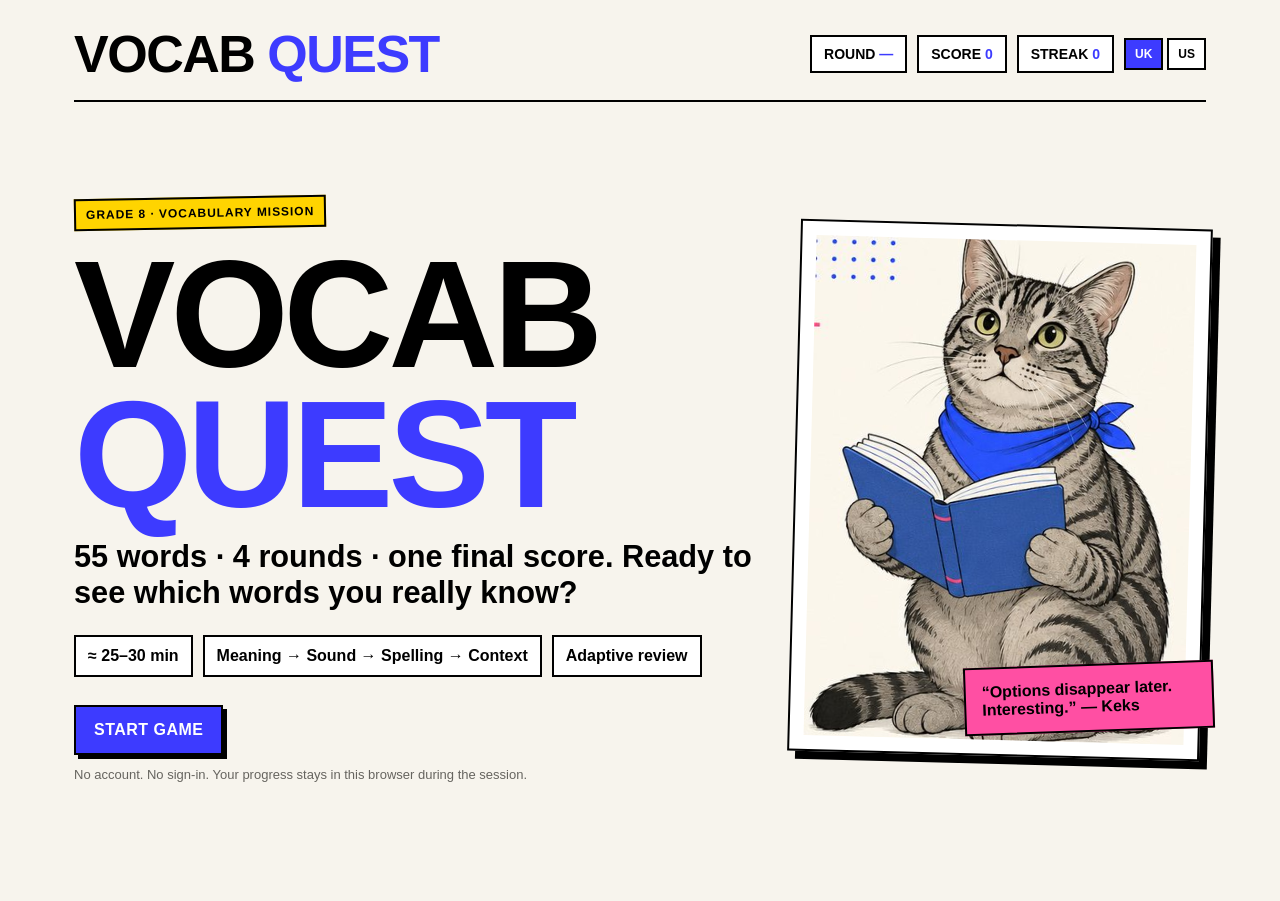
<file: index.html>
<!DOCTYPE html>
<html lang="en">
<head>
<meta charset="UTF-8">
<meta name="viewport" content="width=device-width, initial-scale=1.0">
<title>Vocab Quest · Grade 8</title>
<style>
:root{
  --paper:#F7F4ED; --white:#fff; --blue:#3D3BFF; --pink:#FF4FA3; --yellow:#FFD400;
  --ink:#000; --muted:#66645f; --line:#111; --good:#16784b; --bad:#b62d3f;
  --shadow:8px 8px 0 #000;
}
*{box-sizing:border-box}
html,body{margin:0;min-height:100%;background:var(--paper);color:var(--ink);font-family:Inter,Segoe UI,Arial,sans-serif}
body{min-height:100vh}
button,input{font:inherit}
button{cursor:pointer}
button:focus-visible,input:focus-visible{outline:4px solid var(--yellow);outline-offset:3px}
.hidden{display:none!important}
.shell{max-width:1180px;margin:0 auto;padding:24px}
.topbar{display:flex;align-items:center;justify-content:space-between;gap:18px;border-bottom:2px solid #000;padding-bottom:16px}
.brand{font-family:"Arial Narrow","Roboto Condensed",Impact,sans-serif;font-stretch:condensed;font-weight:900;font-size:clamp(30px,5vw,52px);letter-spacing:-1.5px}
.brand span{color:var(--blue)}
.topstats{display:flex;gap:10px;flex-wrap:wrap;justify-content:flex-end}
.stat{border:2px solid #000;background:#fff;padding:9px 12px;font-weight:800;font-size:14px}
.stat b{color:var(--blue)}
.screen{min-height:calc(100vh - 125px);display:flex;align-items:center;padding:34px 0}
.hero{display:grid;grid-template-columns:minmax(0,1.25fr) minmax(260px,.75fr);gap:34px;align-items:center;width:100%}
.kicker{display:inline-block;background:var(--yellow);border:2px solid #000;padding:7px 10px;font-weight:900;text-transform:uppercase;letter-spacing:.08em;font-size:12px;transform:rotate(-1deg)}
h1,h2,h3{font-family:"Arial Narrow","Roboto Condensed",Impact,sans-serif;margin:0;line-height:.92;text-transform:uppercase}
.hero h1{font-size:clamp(72px,12vw,152px);letter-spacing:-5px;margin:16px 0 14px}
.hero h1 .blue{color:var(--blue)}
.hero p.lead{font-size:clamp(20px,2.4vw,31px);font-weight:750;max-width:760px;margin:0 0 24px}
.meta-row{display:flex;gap:10px;flex-wrap:wrap;margin:20px 0 28px}
.meta-chip{border:2px solid #000;background:#fff;padding:10px 12px;font-weight:800}
.btn{border:2px solid #000;background:#fff;color:#000;padding:14px 18px;font-weight:900;text-transform:uppercase;letter-spacing:.03em;box-shadow:4px 4px 0 #000;transition:transform .12s,box-shadow .12s}
.btn:hover{transform:translate(-1px,-1px);box-shadow:6px 6px 0 #000}
.btn:active{transform:translate(3px,3px);box-shadow:1px 1px 0 #000}
.btn.primary{background:var(--blue);color:white}
.btn.pink{background:var(--pink)}
.btn.yellow{background:var(--yellow)}
.btn.dark{background:#000;color:#fff}
.btn.small{padding:10px 12px;font-size:13px}
.btn.ghost{box-shadow:none}
.hero-visual{position:relative}
.keks-card{border:2px solid #000;background:#fff;padding:14px;box-shadow:var(--shadow);transform:rotate(1.5deg)}
.keks-card img{display:block;width:100%;height:auto;max-height:500px;object-fit:cover;object-position:center}
.keks-quote{position:absolute;right:-8px;bottom:24px;max-width:250px;background:var(--pink);border:2px solid #000;padding:14px 16px;font-weight:900;transform:rotate(-2deg)}
.mini-note{font-size:13px;color:var(--muted);margin-top:12px}
.game-wrap{width:100%}
.progress-head{display:flex;align-items:end;justify-content:space-between;gap:14px;margin-bottom:12px}
.round-title{font-size:clamp(34px,5vw,64px);letter-spacing:-1.5px}
.round-sub{font-size:13px;font-weight:850;text-transform:uppercase;letter-spacing:.08em;color:var(--muted);margin-bottom:4px}
.progress-meta{text-align:right;font-weight:900}
.progress-track{height:14px;border:2px solid #000;background:#fff;overflow:hidden;margin-bottom:24px}
.progress-fill{height:100%;width:0;background:var(--blue);transition:width .25s ease}
.card{border:2px solid #000;background:#fff;padding:clamp(22px,4vw,48px);box-shadow:var(--shadow);position:relative;overflow:hidden}
.card:before{content:"";position:absolute;width:130px;height:18px;background:var(--yellow);right:-28px;top:24px;transform:rotate(8deg);border:2px solid #000}
.task-label{font-size:12px;font-weight:950;text-transform:uppercase;letter-spacing:.12em;color:var(--blue);margin-bottom:12px}
.prompt{font-family:"Arial Narrow","Roboto Condensed",Impact,sans-serif;font-size:clamp(34px,6vw,70px);font-weight:900;line-height:1.02;max-width:930px;margin:0 0 10px}
.instruction{font-size:16px;color:var(--muted);font-weight:700;margin-bottom:24px;max-width:820px}
.options{display:grid;grid-template-columns:repeat(2,minmax(0,1fr));gap:12px}
.option{min-height:70px;border:2px solid #000;background:var(--paper);text-align:left;padding:15px 16px;font-weight:850;transition:.12s}
.option:hover:not(:disabled){background:var(--yellow);transform:translateY(-2px)}
.option:disabled{cursor:default;opacity:1}
.option.correct{background:#dff6ea;border-color:var(--good)}
.option.wrong{background:#fde2e7;border-color:var(--bad)}
.type-row{display:flex;gap:10px;align-items:stretch;flex-wrap:wrap}
.answer-input{flex:1 1 420px;min-height:62px;border:2px solid #000;padding:13px 16px;font-size:22px;font-weight:800;background:#fff}
.utility-row{display:flex;gap:10px;flex-wrap:wrap;margin-top:18px}
.feedback{margin-top:22px;border-left:8px solid #000;background:var(--paper);padding:15px 18px;font-weight:800;line-height:1.45}
.feedback.good{border-color:var(--good)}
.feedback.bad{border-color:var(--bad)}
.feedback strong{font-size:18px}
.hintbox{margin-top:14px;background:var(--yellow);border:2px solid #000;padding:12px 14px;font-weight:800}
.audio-zone{display:flex;align-items:center;gap:14px;flex-wrap:wrap;margin:10px 0 24px}
.audio-orb{width:74px;height:74px;border-radius:50%;border:2px solid #000;background:var(--pink);font-size:30px;box-shadow:4px 4px 0 #000}
.listen-count{font-weight:850}
.tokens{display:flex;gap:10px;flex-wrap:wrap;margin:18px 0}
.token{border:2px solid #000;background:var(--yellow);padding:10px 14px;font-weight:900}
.token.selected{background:var(--blue);color:white}
.build-zone{min-height:58px;border:2px dashed #000;padding:12px;display:flex;gap:8px;flex-wrap:wrap;align-items:center;font-weight:900}
.transition{width:100%;display:grid;grid-template-columns:1fr 290px;gap:28px;align-items:center}
.transition h2{font-size:clamp(55px,9vw,112px);letter-spacing:-3px;margin-bottom:18px}
.score-big{font-family:"Arial Narrow","Roboto Condensed",Impact,sans-serif;font-size:clamp(64px,11vw,130px);line-height:.9;color:var(--blue)}
.round-grid{display:grid;grid-template-columns:repeat(3,1fr);gap:10px;margin:20px 0 24px}
.metric{border:2px solid #000;background:#fff;padding:14px}
.metric .num{font-size:30px;font-weight:950}
.metric .lab{font-size:12px;text-transform:uppercase;letter-spacing:.08em;font-weight:850;color:var(--muted)}
.small-keks{border:2px solid #000;background:#fff;padding:10px;box-shadow:6px 6px 0 #000}
.small-keks img{width:100%;display:block}
.final{width:100%}
.final-head{display:grid;grid-template-columns:1.2fr .8fr;gap:30px;align-items:start}
.final h2{font-size:clamp(58px,9vw,112px);letter-spacing:-3px}
.final-score{font-family:"Arial Narrow","Roboto Condensed",Impact,sans-serif;font-size:clamp(84px,14vw,166px);line-height:.8;color:var(--blue);margin:20px 0}
.zones{display:grid;grid-template-columns:repeat(3,1fr);gap:14px;margin:28px 0}
.zone{border:2px solid #000;background:#fff;padding:18px}
.zone h3{font-size:28px;margin-bottom:8px}
.zone.solid h3{color:var(--good)}
.zone.almost h3{color:#a56500}
.zone.review h3{color:var(--bad)}
.word-tags{display:flex;flex-wrap:wrap;gap:7px}
.word-tag{border:1.5px solid #000;padding:6px 8px;font-weight:800;font-size:13px;background:var(--paper)}
.actions{display:flex;gap:10px;flex-wrap:wrap}
.modal{position:fixed;inset:0;background:rgba(0,0,0,.5);display:flex;align-items:center;justify-content:center;padding:20px;z-index:50}
.modal-box{background:var(--paper);border:2px solid #000;box-shadow:10px 10px 0 #000;max-width:900px;width:100%;max-height:84vh;overflow:auto;padding:24px}
.modal-head{display:flex;align-items:center;justify-content:space-between;gap:12px;margin-bottom:16px}
.modal h2{font-size:44px}
.mistake-item{border-top:2px solid #000;padding:14px 0}
.mistake-item:first-of-type{border-top:0}
.muted{color:var(--muted)}
.speech-note{font-size:13px;color:var(--muted);max-width:660px}
.micro-status{font-weight:800;margin-top:10px}
.boss{display:inline-block;background:#000;color:#fff;padding:8px 10px;font-weight:950;letter-spacing:.08em;margin-bottom:12px}
.voice-toggle{display:flex;gap:4px;align-items:center}
.voice-toggle button{border:2px solid #000;background:#fff;padding:7px 9px;font-size:12px;font-weight:900}
.voice-toggle button.active{background:var(--blue);color:#fff}
.footer-note{margin-top:20px;font-size:12px;color:var(--muted)}
@media(max-width:820px){
  .hero,.final-head,.transition{grid-template-columns:1fr}
  .hero-visual{max-width:480px}
  .keks-quote{right:8px}
  .options,.zones,.round-grid{grid-template-columns:1fr}
  .topbar{align-items:flex-start}
  .stat{font-size:12px}
  .screen{padding-top:24px}
  .card{box-shadow:5px 5px 0 #000}
}
@media(max-width:560px){
  .shell{padding:14px}
  .topstats{gap:6px}
  .stat{padding:7px 8px}
  .brand{font-size:30px}
  .hero h1{font-size:72px;letter-spacing:-3px}
  .prompt{font-size:38px}
  .btn{width:100%;text-align:center}
  .utility-row .btn{width:auto}
}
@media(prefers-reduced-motion:reduce){
  *{scroll-behavior:auto!important;transition:none!important;animation:none!important}
}
</style>
</head>
<body>
<div class="shell">
  <header class="topbar">
    <div class="brand">VOCAB <span>QUEST</span></div>
    <div class="topstats">
      <div class="stat">ROUND <b id="hudRound">—</b></div>
      <div class="stat">SCORE <b id="hudScore">0</b></div>
      <div class="stat">STREAK <b id="hudStreak">0</b></div>
      <div class="voice-toggle" aria-label="Voice accent">
        <button id="ukBtn" class="active" type="button">UK</button>
        <button id="usBtn" type="button">US</button>
      </div>
    </div>
  </header>

  <main id="app">
    <section id="startScreen" class="screen">
      <div class="hero">
        <div>
          <div class="kicker">Grade 8 · Vocabulary mission</div>
          <h1>VOCAB<br><span class="blue">QUEST</span></h1>
          <p class="lead">55 words · 4 rounds · one final score. Ready to see which words you really know?</p>
          <div class="meta-row">
            <div class="meta-chip">≈ 25–30 min</div>
            <div class="meta-chip">Meaning → Sound → Spelling → Context</div>
            <div class="meta-chip">Adaptive review</div>
          </div>
          <button id="startBtn" class="btn primary">Start game</button>
          <div class="mini-note">No account. No sign-in. Your progress stays in this browser during the session.</div>
        </div>
        <div class="hero-visual">
          <div class="keks-card">
            <img alt="Keks, the project mascot, reading a book" src="[data-uri]">
          </div>
          <div class="keks-quote">“Options disappear later. Interesting.” — Keks</div>
        </div>
      </div>
    </section>

    <section id="gameScreen" class="screen hidden">
      <div class="game-wrap">
        <div class="progress-head">
          <div>
            <div id="roundSub" class="round-sub"></div>
            <h2 id="roundTitle" class="round-title"></h2>
          </div>
          <div id="questionMeta" class="progress-meta"></div>
        </div>
        <div class="progress-track" aria-label="Round progress">
          <div id="progressFill" class="progress-fill"></div>
        </div>
        <div id="taskCard" class="card"></div>
      </div>
    </section>

    <section id="transitionScreen" class="screen hidden">
      <div class="transition">
        <div>
          <div class="kicker" id="transitionKicker">Round complete</div>
          <h2 id="transitionTitle">ROUND COMPLETE</h2>
          <div class="round-grid">
            <div class="metric"><div id="roundCorrect" class="num">0/0</div><div class="lab">Correct</div></div>
            <div class="metric"><div id="roundBestStreak" class="num">0</div><div class="lab">Best streak</div></div>
            <div class="metric"><div id="roundReviewCount" class="num">0</div><div class="lab">Words in review</div></div>
          </div>
          <p id="transitionQuote" class="lead" style="font-size:22px;font-weight:850"></p>
          <button id="continueBtn" class="btn primary">Continue</button>
        </div>
        <div class="small-keks">
          <img alt="Keks, the project mascot" src="[data-uri]">
        </div>
      </div>
    </section>

    <section id="finalScreen" class="screen hidden">
      <div class="final">
        <div class="final-head">
          <div>
            <div class="kicker">Mission complete</div>
            <h2>FINAL<br>RESULT</h2>
            <div id="finalScore" class="final-score">0/100</div>
          </div>
          <div>
            <div class="small-keks">
              <img alt="Keks, the project mascot" src="[data-uri]">
            </div>
            <p style="font-size:19px;font-weight:850;margin-top:16px">“Context matters. So do the words you missed.” — Keks</p>
          </div>
        </div>

        <div class="round-grid">
          <div class="metric"><div id="accuracyMetric" class="num">0%</div><div class="lab">Accuracy</div></div>
          <div class="metric"><div id="bestStreakMetric" class="num">0</div><div class="lab">Best streak</div></div>
          <div class="metric"><div id="masteredMetric" class="num">0/55</div><div class="lab">Solid words</div></div>
        </div>

        <div class="zones">
          <div class="zone solid"><h3>SOLID</h3><p class="muted">Correct with no mistakes or hints.</p><div id="solidWords" class="word-tags"></div></div>
          <div class="zone almost"><h3>ALMOST THERE</h3><p class="muted">One error or a hint used.</p><div id="almostWords" class="word-tags"></div></div>
          <div class="zone review"><h3>REVIEW</h3><p class="muted">Two or more errors.</p><div id="reviewWords" class="word-tags"></div></div>
        </div>

        <div class="actions">
          <button id="mistakesBtn" class="btn pink">Review my mistakes</button>
          <button id="retryBtn" class="btn yellow">Retry weak words</button>
          <button id="restartBtn" class="btn primary">Play again</button>
        </div>
        <div id="bestScoreNote" class="footer-note"></div>
      </div>
    </section>
  </main>
</div>

<div id="mistakeModal" class="modal hidden" role="dialog" aria-modal="true" aria-labelledby="mistakeTitle">
  <div class="modal-box">
    <div class="modal-head">
      <h2 id="mistakeTitle">MY MISTAKES</h2>
      <button id="closeModal" class="btn small dark" type="button">Close</button>
    </div>
    <div id="mistakeList"></div>
  </div>
</div>

<script>
"use strict";
const VOCAB = [{"e": "worth", "r": "стоящий; заслуживающий", "cat": "Core", "def": "good or important enough to deserve time, money or effort", "ctx": "The documentary is definitely ___ watching if you are interested in climate change.", "alt": []}, {"e": "ruin", "r": "разрушать", "cat": "Core", "def": "to damage something badly or spoil it", "ctx": "One careless decision can ___ the whole plan.", "alt": []}, {"e": "responsible", "r": "ответственный", "cat": "Core", "def": "having a duty to deal with something", "ctx": "Maya is ___ for checking that all the equipment is safe.", "alt": []}, {"e": "be in charge of", "r": "отвечать за; руководить", "cat": "Core", "def": "to have control or responsibility for something", "ctx": "Who will ___ the project while the teacher is away?", "alt": ["be in charge of"]}, {"e": "inflexible", "r": "негибкий; непреклонный", "cat": "Core", "def": "not willing or able to change", "ctx": "The timetable is too ___, so we cannot move the meeting to another day.", "alt": []}, {"e": "white-water rafting", "r": "рафтинг; сплав по бурной реке", "cat": "Extreme activities", "def": "travelling down fast, rough river water in an inflatable boat", "ctx": "They wore helmets and life jackets before going ___.", "alt": ["white water rafting"]}, {"e": "street luge", "r": "уличный льюж; скоростной спуск на санях", "cat": "Extreme activities", "def": "racing downhill on a small wheeled board while lying down", "ctx": "In ___, riders lie on a small board and race downhill at high speed.", "alt": []}, {"e": "audience", "r": "аудитория; зрители", "cat": "Film & theatre", "def": "people watching or listening to a performance, film, show or speech", "ctx": "The ___ became completely silent when the singer walked onto the stage.", "alt": []}, {"e": "cast", "r": "актёрский состав", "cat": "Film & theatre", "def": "all the actors in a film, play or show", "ctx": "The film has a brilliant ___, including several award-winning actors.", "alt": []}, {"e": "scene", "r": "сцена; эпизод", "cat": "Film & theatre", "def": "a part of a film, play or story happening in one place or time", "ctx": "My favourite ___ is the one where the two characters finally meet.", "alt": []}, {"e": "plot", "r": "сюжет", "cat": "Film & theatre", "def": "the main events that make up the story of a film, book or play", "ctx": "The actors were excellent, but the ___ was so confusing that I lost track of the story.", "alt": []}, {"e": "scenery", "r": "декорации; пейзаж", "cat": "Film & theatre", "def": "the natural view around a place, or the painted/set background used on stage", "ctx": "We stopped several times just to take photos of the mountain ___.", "alt": []}, {"e": "props", "r": "реквизит", "cat": "Film & theatre", "def": "objects used by actors during a performance or filming", "ctx": "The swords on the table are only ___ for the school play.", "alt": []}, {"e": "spectators", "r": "зрители", "cat": "Film & theatre", "def": "people who watch a sports event or other public event", "ctx": "Thousands of ___ watched the race from behind the barriers.", "alt": []}, {"e": "unpredictable", "r": "непредсказуемый", "cat": "Weather", "def": "likely to change suddenly and difficult to know in advance", "ctx": "Mountain weather can be extremely ___, so take warm clothes even in summer.", "alt": []}, {"e": "forecast", "r": "прогноз", "cat": "Weather", "def": "a statement about what the weather is expected to be like", "ctx": "According to the weather ___, it should stop raining by lunchtime.", "alt": []}, {"e": "safety", "r": "безопасность", "cat": "Core", "def": "the condition of being protected from danger or injury", "ctx": "For ___ reasons, everyone must wear a helmet during the activity.", "alt": []}, {"e": "move", "r": "двигаться", "cat": "Core", "def": "to change position or go from one place to another", "ctx": "Do not ___ your ankle until we know how badly it is hurt.", "alt": []}, {"e": "air movement", "r": "движение воздуха", "cat": "Weather", "def": "the movement of air from one place to another", "ctx": "Wind is caused by ___ in the atmosphere.", "alt": []}, {"e": "breeze", "r": "лёгкий ветер; ветерок", "cat": "Weather", "def": "a light, gentle wind", "ctx": "A cool ___ from the sea made the hot afternoon more comfortable.", "alt": []}, {"e": "gale", "r": "сильный ветер; штормовой ветер", "cat": "Weather", "def": "a very strong wind", "ctx": "The ferry was cancelled because a ___ was blowing along the coast.", "alt": []}, {"e": "wind", "r": "ветер", "cat": "Weather", "def": "moving air, especially outside", "ctx": "The ___ was strong enough to turn my umbrella inside out.", "alt": []}, {"e": "drizzle", "r": "морось; мелкий дождь", "cat": "Weather", "def": "very light rain made of tiny drops", "ctx": "It was only ___, so we decided not to take an umbrella.", "alt": []}, {"e": "downpour", "r": "ливень", "cat": "Weather", "def": "a sudden period of very heavy rain", "ctx": "We were caught in a huge ___ and were soaked within two minutes.", "alt": []}, {"e": "winter weather", "r": "зимняя погода", "cat": "Weather", "def": "weather conditions typical of winter", "ctx": "Drivers were warned to expect dangerous ___ overnight.", "alt": []}, {"e": "sleet", "r": "мокрый снег; дождь со снегом", "cat": "Weather", "def": "rain mixed with snow or small pieces of ice", "ctx": "The rain turned to ___ as the temperature dropped towards zero.", "alt": []}, {"e": "blizzard", "r": "метель; снежная буря", "cat": "Weather", "def": "a severe snowstorm with strong winds", "ctx": "Schools were closed because a ___ made the roads almost impossible to use.", "alt": []}, {"e": "chilly", "r": "прохладный; холодноватый", "cat": "Weather", "def": "unpleasantly cool or a little cold", "ctx": "It is a bit ___ this evening, so take a light jacket.", "alt": []}, {"e": "freezing", "r": "очень холодный; морозный", "cat": "Weather", "def": "extremely cold", "ctx": "It was absolutely ___ outside, and the lake had started to ice over.", "alt": []}, {"e": "ankle", "r": "лодыжка; щиколотка", "cat": "Health & injuries", "def": "the joint connecting the foot to the leg", "ctx": "I landed badly after the jump and hurt my ___.", "alt": []}, {"e": "sprain", "r": "растяжение связок", "cat": "Health & injuries", "def": "an injury caused by twisting a joint and damaging its ligaments", "ctx": "The doctor said it was an ankle ___, not a broken bone.", "alt": []}, {"e": "swelling", "r": "отёк; припухлость", "cat": "Health & injuries", "def": "an area that becomes larger because of injury or illness", "ctx": "Put some ice on the injury to help reduce the ___.", "alt": []}, {"e": "rash", "r": "сыпь", "cat": "Health & injuries", "def": "an area of red or irritated spots on the skin", "ctx": "She developed a red ___ on her arms after using the new cream.", "alt": []}, {"e": "splinter", "r": "заноза", "cat": "Health & injuries", "def": "a small sharp piece of wood or similar material stuck in the skin", "ctx": "I got a ___ in my thumb from the old wooden bench.", "alt": []}, {"e": "numb", "r": "онемевший; нечувствительный", "cat": "Health & injuries", "def": "unable to feel something normally", "ctx": "My fingers went ___ after I had been outside in the cold for an hour.", "alt": []}, {"e": "knee", "r": "колено", "cat": "Health & injuries", "def": "the joint in the middle of the leg", "ctx": "He fell off his bike and cut his ___.", "alt": []}, {"e": "get an upset stomach", "r": "получить расстройство желудка; почувствовать расстройство желудка", "cat": "Health & injuries", "def": "to develop pain, nausea or digestive problems in the stomach", "ctx": "You might ___ if you eat food that has not been stored properly.", "alt": []}, {"e": "strain", "r": "растяжение мышцы; перенапряжение", "cat": "Health & injuries", "def": "an injury caused by stretching or using a muscle or tendon too much", "ctx": "The pain was caused by a muscle ___ in his shoulder.", "alt": []}, {"e": "loss", "r": "потеря", "cat": "Health & injuries", "def": "the state of no longer having something", "ctx": "Temporary hearing ___ can sometimes happen after a very loud concert.", "alt": []}, {"e": "thumb", "r": "большой палец руки", "cat": "Health & injuries", "def": "the short thick first digit of the hand", "ctx": "She cut her ___ while opening the package.", "alt": []}, {"e": "infection", "r": "инфекция", "cat": "Health & injuries", "def": "an illness caused when harmful microorganisms enter the body", "ctx": "The cut became red and painful, which can be a sign of ___.", "alt": []}, {"e": "shoulder", "r": "плечо", "cat": "Health & injuries", "def": "the part of the body where the arm joins the upper body", "ctx": "My backpack was so heavy that my ___ started to ache.", "alt": []}, {"e": "upset", "r": "расстройство; нарушение", "cat": "Health & injuries", "def": "a problem or disturbance, especially involving the stomach", "ctx": "A stomach ___ can sometimes be caused by something you ate.", "alt": []}, {"e": "immune", "r": "иммунный", "cat": "Health & injuries", "def": "connected with the body's defence against disease", "ctx": "Sleep is important for a healthy ___ system.", "alt": []}, {"e": "insomnia", "r": "бессонница", "cat": "Health & injuries", "def": "a condition in which a person has difficulty sleeping", "ctx": "Long-term ___ can leave a person tired and unable to concentrate.", "alt": []}, {"e": "watery", "r": "водянистый; слезящийся", "cat": "Health & injuries", "def": "full of water or producing a lot of tears", "ctx": "Pollen can make your eyes itchy and ___.", "alt": []}, {"e": "sickness", "r": "болезнь; недомогание", "cat": "Health & injuries", "def": "the state of being ill; sometimes nausea", "ctx": "Travel ___ can make some people feel ill on boats or buses.", "alt": []}, {"e": "global", "r": "глобальный; мировой", "cat": "Environment", "def": "relating to the whole world", "ctx": "Climate change is a ___ problem that requires international action.", "alt": []}, {"e": "fossil", "r": "ископаемый; окаменелость", "cat": "Environment", "def": "preserved remains of ancient life; also used in the phrase fossil fuels", "ctx": "Coal, oil and gas are known as ___ fuels.", "alt": []}, {"e": "greenhouse", "r": "тепличный; теплица", "cat": "Environment", "def": "connected with gases that trap heat in the atmosphere; also a glass building for plants", "ctx": "Carbon dioxide is one of the main ___ gases.", "alt": []}, {"e": "lose", "r": "терять; утрачивать", "cat": "Environment", "def": "to stop having something", "ctx": "Some animals may ___ their natural habitat as temperatures rise.", "alt": []}, {"e": "caps", "r": "шапки; ледяные шапки", "cat": "Environment", "def": "coverings; in climate topics, usually the polar ice caps", "ctx": "Scientists are monitoring how quickly the polar ice ___ are changing.", "alt": []}, {"e": "threat", "r": "угроза", "cat": "Environment", "def": "something that may cause harm or danger", "ctx": "Habitat destruction is a serious ___ to many species.", "alt": []}, {"e": "temperature", "r": "температура", "cat": "Environment", "def": "a measure of how hot or cold something is", "ctx": "The average global ___ has risen over time.", "alt": []}, {"e": "extinct", "r": "вымерший; исчезнувший", "cat": "Environment", "def": "having no living members left", "ctx": "A species becomes ___ when its last living member dies.", "alt": []}];
const ROUND_WORDS = {"1": ["worth", "ruin", "move", "wind", "rash", "loss", "thumb", "upset", "sickness", "global", "fossil", "lose", "caps", "threat", "temperature"], "2": ["responsible", "street luge", "sleet", "blizzard", "ankle", "sprain", "numb", "knee", "strain", "shoulder", "immune", "insomnia", "watery", "extinct"], "3": ["inflexible", "unpredictable", "forecast", "safety", "air movement", "winter weather", "white-water rafting", "be in charge of", "get an upset stomach", "swelling", "splinter", "infection", "greenhouse"], "4": ["audience", "spectators", "scene", "scenery", "cast", "props", "plot", "breeze", "gale", "chilly", "drizzle", "downpour", "freezing"]};

const byWord = Object.fromEntries(VOCAB.map(v => [v.e, v]));
const roundInfo = {
  1:{title:"QUICK RECALL", sub:"Round 1 / 4 · Recognise", max:20, quote:"“Warm-up done. Now listen.”"},
  2:{title:"SOUND CHECK", sub:"Round 2 / 4 · Hear", max:25, quote:"“You heard it. Now spell it.”"},
  3:{title:"SPELLING LAB", sub:"Round 3 / 4 · Recall + spell", max:25, quote:"“Options are gone now.”"},
  4:{title:"FINAL MISSION", sub:"Round 4 / 4 · Understand + use", max:30, quote:"“Context matters.”"}
};

const $ = id => document.getElementById(id);
const screens = ["startScreen","gameScreen","transitionScreen","finalScreen"];
function showScreen(id){
  screens.forEach(s => $(s).classList.toggle("hidden", s !== id));
  window.scrollTo({top:0, behavior:"smooth"});
}
function shuffle(a){
  const x=[...a];
  for(let i=x.length-1;i>0;i--){const j=Math.floor(Math.random()*(i+1));[x[i],x[j]]=[x[j],x[i]];}
  return x;
}
function norm(s){
  return (s||"").toLowerCase().trim().replace(/[–—]/g,"-").replace(/\s+/g," ").replace(/white[\s-]+water/g,"white-water");
}
function esc(s){
  return String(s).replace(/[&<>"']/g, m => ({"&":"&amp;","<":"&lt;",">":"&gt;",'"':"&quot;","'":"&#039;"}[m]));
}
function displayRussian(v){ return v.r; }
function accepted(v, answer){
  const n=norm(answer);
  return [v.e, ...(v.alt||[])].map(norm).includes(n);
}

let state = {};
function freshState(){
  const stats={};
  VOCAB.forEach(v => stats[v.e]={errors:0,hints:0,correct:0,reviews:0,recovered:false});
  state = {
    round:1, coreIndex:0, coreQueues:{}, current:null, currentIsReview:false,
    baseScore:0, correctCore:0, totalCore:0, streak:0, bestStreak:0, bonus:0,
    roundCorrect:0, roundTotal:0, roundBestStreak:0, mistakes:[],
    mistakeQueue:[], interaction:0, stats, hintUsed:false, answered:false,
    voice:"en-GB", retryMode:false, retryQueue:[], retryIndex:0
  };
  buildQueues();
  updateHud();
}
function buildQueues(){
  state.coreQueues[1] = shuffle(ROUND_WORDS[1]).map((w,i)=>({word:w,type:i%3===0?"en2ru":i%3===1?"ru2en":"odd"}));
  state.coreQueues[2] = shuffle(ROUND_WORDS[2]).map((w,i)=>({word:w,type:i%3===0?"audioChoice":i%3===1?"audioType":"sayChoice"}));
  const phrases = new Set(["air movement","winter weather","white-water rafting","be in charge of","get an upset stomach"]);
  state.coreQueues[3] = shuffle(ROUND_WORDS[3]).map((w,i)=>{
    if(phrases.has(w)) return {word:w,type:"build"};
    return {word:w,type:i%3===0?"missing":"translateType"};
  });
  const r4Base = shuffle(ROUND_WORDS[4].filter(w=>!["drizzle","downpour","freezing"].includes(w)));
  const r4 = r4Base.map((w,i)=>({word:w,type:i<3?"distinction":i<5?"errorDetective":"context"}));
  r4.push({word:"drizzle",type:"boss"},{word:"downpour",type:"boss"},{word:"freezing",type:"boss"});
  state.coreQueues[4]=r4;
}

function updateHud(){
  $("hudRound").textContent = state.round ? state.round + "/4" : "—";
  $("hudScore").textContent = Math.max(0,Math.round(state.baseScore));
  $("hudStreak").textContent = state.streak;
}
function roundWeight(round){
  return roundInfo[round].max / state.coreQueues[round].length;
}
function speak(text){
  if(!("speechSynthesis" in window)) return false;
  window.speechSynthesis.cancel();
  const u=new SpeechSynthesisUtterance(text);
  u.lang=state.voice;
  const voices=window.speechSynthesis.getVoices();
  const pref=voices.find(v=>v.lang===state.voice) || voices.find(v=>v.lang.startsWith(state.voice.slice(0,2)));
  if(pref) u.voice=pref;
  u.rate=.92;
  window.speechSynthesis.speak(u);
  return true;
}
function setVoice(locale){
  state.voice=locale;
  $("ukBtn").classList.toggle("active", locale==="en-GB");
  $("usBtn").classList.toggle("active", locale==="en-US");
}
$("ukBtn").onclick=()=>setVoice("en-GB");
$("usBtn").onclick=()=>setVoice("en-US");

function startGame(){
  freshState();
  showScreen("gameScreen");
  nextTask();
}
$("startBtn").onclick=startGame;
$("restartBtn").onclick=startGame;

function currentQueue(){
  return state.coreQueues[state.round];
}
function dueReview(){
  const idx=state.mistakeQueue.findIndex(x=>x.due<=state.interaction && x.word!==state.current?.word);
  if(idx<0) return null;
  return state.mistakeQueue.splice(idx,1)[0];
}
function nextTask(){
  state.answered=false;
  state.hintUsed=false;
  const review=dueReview();
  if(review){
    state.currentIsReview=true;
    state.current={word:review.word,type:review.type,review:true};
    renderTask();
    return;
  }
  state.currentIsReview=false;
  const q=currentQueue();
  if(state.coreIndex>=q.length){
    finishRound();
    return;
  }
  state.current=q[state.coreIndex++];
  renderTask();
}

function scheduleReview(word, sourceType){
  const st=state.stats[word];
  if(st.reviews>=2) return;
  st.reviews++;
  let type="reviewType";
  if(sourceType==="audioType" || sourceType==="translateType" || sourceType==="context" || sourceType==="boss") type="reviewChoice";
  state.mistakeQueue.push({word, type, due:state.interaction+3+Math.floor(Math.random()*3)});
}

function renderTask(){
  const v=byWord[state.current.word];
  const r=state.round;
  $("roundTitle").textContent = state.currentIsReview ? "ADAPTIVE REVIEW" : roundInfo[r].title;
  $("roundSub").textContent = state.currentIsReview ? "A missed word is back in a new format" : roundInfo[r].sub;
  const coreDone=Math.min(state.coreIndex,currentQueue().length);
  $("questionMeta").textContent = state.currentIsReview ? "REVIEW" : `Question ${coreDone} / ${currentQueue().length}`;
  $("progressFill").style.width = `${(coreDone/currentQueue().length)*100}%`;
  updateHud();

  const card=$("taskCard");
  card.innerHTML="";
  const t=state.current.type;

  if(t==="en2ru") renderChoice(card,v,"Choose the best Russian meaning.",v.e,makeRussianOptions(v),"English → Russian");
  else if(t==="ru2en") renderChoice(card,v,"Choose the correct English word or phrase.",displayRussian(v),makeEnglishOptions(v),"Russian → English");
  else if(t==="odd") renderOdd(card,v);
  else if(t==="audioChoice") renderAudioChoice(card,v);
  else if(t==="audioType") renderAudioType(card,v);
  else if(t==="sayChoice") renderSayChoice(card,v);
  else if(t==="translateType") renderType(card,v,"Translate into English.",displayRussian(v),"SPELL IT");
  else if(t==="missing") renderMissing(card,v);
  else if(t==="build") renderBuild(card,v);
  else if(t==="context") renderContext(card,v,false);
  else if(t==="distinction") renderDistinction(card,v);
  else if(t==="errorDetective") renderErrorDetective(card,v);
  else if(t==="boss") renderContext(card,v,true);
  else if(t==="reviewType") renderType(card,v,"A missed word is back. Type it in English.",displayRussian(v),"ADAPTIVE REVIEW");
  else if(t==="reviewChoice") renderChoice(card,v,"Try it again in a different format.",v.e,makeRussianOptions(v),"ADAPTIVE REVIEW");
}

function baseHeader(label,prompt,instruction){
  return `<div class="task-label">${esc(label)}</div><div class="prompt">${prompt}</div><div class="instruction">${esc(instruction)}</div>`;
}
function makeRussianOptions(v){
  const pool=VOCAB.filter(x=>x.e!==v.e && x.cat===v.cat);
  const altPool=pool.length>=3?pool:VOCAB.filter(x=>x.e!==v.e);
  const distractors=shuffle(altPool).slice(0,3).map(x=>({text:x.r,value:x.e,correct:false}));
  return shuffle([{text:v.r,value:v.e,correct:true},...distractors]);
}
function makeEnglishOptions(v){
  const pool=VOCAB.filter(x=>x.e!==v.e && x.cat===v.cat);
  const altPool=pool.length>=3?pool:VOCAB.filter(x=>x.e!==v.e);
  const distractors=shuffle(altPool).slice(0,3).map(x=>({text:x.e,value:x.e,correct:false}));
  return shuffle([{text:v.e,value:v.e,correct:true},...distractors]);
}
function renderChoice(card,v,instruction,prompt,options,label){
  card.innerHTML=baseHeader(label,esc(prompt),instruction)+`<div class="options" id="options"></div>${utilityHtml(v)}`;
  const box=$("options");
  options.forEach(o=>{
    const b=document.createElement("button");
    b.type="button"; b.className="option"; b.textContent=o.text;
    b.onclick=()=>handleChoice(b,o.correct,o.text,v,options.map(z=>z.text));
    box.appendChild(b);
  });
  bindUtilities(v);
}
function handleChoice(btn,isCorrect,userAnswer,v){
  if(state.answered) return;
  state.answered=true;
  document.querySelectorAll(".option").forEach(b=>b.disabled=true);
  if(isCorrect) btn.classList.add("correct"); else btn.classList.add("wrong");
  document.querySelectorAll(".option").forEach(b=>{
    if(norm(b.textContent)===norm(v.r) || norm(b.textContent)===norm(v.e)) {
      if(isCorrect || [v.r,v.e].map(norm).includes(norm(b.textContent))) b.classList.add("correct");
    }
  });
  finishAnswer(isCorrect,userAnswer,v);
}
function utilityHtml(v){
  return `<div class="utility-row">
    <button id="hintBtn" class="btn small yellow" type="button">Hint</button>
    <button id="speakBtn" class="btn small ghost" type="button" aria-label="Hear ${esc(v.e)}">🔊 Hear word</button>
  </div><div id="hintBox" class="hintbox hidden"></div><div id="feedbackBox"></div>`;
}
function bindUtilities(v){
  const h=$("hintBtn"); if(h) h.onclick=()=>showHint(v);
  const s=$("speakBtn"); if(s) s.onclick=()=>speak(v.e);
}
function showHint(v){
  if(state.answered || state.hintUsed) return;
  state.hintUsed=true;
  state.stats[v.e].hints++;
  const hb=$("hintBox");
  const letters=v.e.replace(/[^a-z]/gi,"").length;
  hb.textContent=`Hint · ${v.cat} · starts with “${v.e[0].toUpperCase()}” · ${letters} letters (spaces/hyphens not counted) · −1 point equivalent`;
  hb.classList.remove("hidden");
}

function renderOdd(card,v){
  const otherCats=[...new Set(VOCAB.map(x=>x.cat))].filter(c=>c!==v.cat);
  const cat=shuffle(otherCats)[0];
  const same=shuffle(VOCAB.filter(x=>x.cat===cat)).slice(0,3);
  const opts=shuffle([{text:v.e,correct:true},...same.map(x=>({text:x.e,correct:false}))]);
  card.innerHTML=baseHeader("CATEGORY SNAP","Which one doesn’t belong?","Three words share a category. Find the outsider.")+`<div class="options" id="options"></div>${utilityHtml(v)}`;
  opts.forEach(o=>{
    const b=document.createElement("button"); b.type="button"; b.className="option"; b.textContent=o.text;
    b.onclick=()=>{ if(state.answered)return; state.answered=true; document.querySelectorAll(".option").forEach(x=>x.disabled=true); b.classList.add(o.correct?"correct":"wrong"); finishAnswer(o.correct,o.text,v,`The other three are ${cat}.`); };
    $("options").appendChild(b);
  });
  bindUtilities(v);
}

function renderAudioChoice(card,v){
  card.innerHTML=baseHeader("SOUND CHECK","Listen. Don’t peek at the spelling.","Play the word, then choose its meaning.")+
    `<div class="audio-zone"><button id="playAudio" class="audio-orb" type="button" aria-label="Play word">🔊</button><div><div class="listen-count" id="listenCount">2 plays available</div><div class="speech-note">The English word stays hidden until you answer.</div></div></div>
     <div class="options" id="options"></div>${utilityHtml(v)}`;
  let plays=0;
  $("playAudio").onclick=()=>{ if(plays>=2)return; plays++; speak(v.e); $("listenCount").textContent=plays===1?"One replay left":"No replays left"; };
  makeRussianOptions(v).forEach(o=>{
    const b=document.createElement("button"); b.type="button"; b.className="option"; b.textContent=o.text;
    b.onclick=()=>handleChoice(b,o.correct,o.text,v);
    $("options").appendChild(b);
  });
  bindUtilities(v);
  $("speakBtn").classList.add("hidden");
}

function renderAudioType(card,v){
  card.innerHTML=baseHeader("LISTEN & TYPE","🔊 What did you hear?","Play the word or phrase and type it exactly in English.")+
    `<div class="audio-zone"><button id="playAudio" class="audio-orb" type="button" aria-label="Play word">🔊</button><div class="listen-count" id="listenCount">2 plays available</div></div>
    ${typeControls(v)}${utilityHtml(v)}`;
  let plays=0;
  $("playAudio").onclick=()=>{ if(plays>=2)return; plays++; speak(v.e); $("listenCount").textContent=plays===1?"One replay left":"No replays left"; };
  bindType(v);
  bindUtilities(v); $("speakBtn").classList.add("hidden");
}

function renderSayChoice(card,v){
  card.innerHTML=baseHeader("SAY IT + MEAN IT",esc(v.e),"Say the word if your browser supports it, then choose the meaning. Microphone recognition is practice-only.")+
   `<div class="audio-zone">
      <button id="sayBtn" class="btn pink" type="button">🎤 Say it</button>
      <button id="modelBtn" class="btn ghost" type="button">🔊 Listen & repeat</button>
    </div>
    <div id="microStatus" class="micro-status"></div>
    <div class="options" id="options" style="margin-top:18px"></div>${utilityHtml(v)}`;
  $("modelBtn").onclick=()=>speak(v.e);
  $("sayBtn").onclick=()=>speechCheck(v);
  makeRussianOptions(v).forEach(o=>{
    const b=document.createElement("button"); b.type="button"; b.className="option"; b.textContent=o.text;
    b.onclick=()=>handleChoice(b,o.correct,o.text,v);
    $("options").appendChild(b);
  });
  bindUtilities(v);
}
function speechCheck(v){
  const SR=window.SpeechRecognition||window.webkitSpeechRecognition;
  if(!SR){
    $("microStatus").textContent="Microphone check isn’t supported here — use Listen & Repeat instead.";
    speak(v.e); return;
  }
  try{
    const rec=new SR(); rec.lang=state.voice; rec.interimResults=false; rec.maxAlternatives=1;
    $("microStatus").textContent="Listening…";
    rec.onresult=e=>{
      const heard=e.results[0][0].transcript;
      $("microStatus").textContent=norm(heard)===norm(v.e)?`Recognised!`:`The browser heard: “${heard}”. Try once more if you want.`;
    };
    rec.onerror=()=>{$("microStatus").textContent="Microphone check unavailable — use Listen & Repeat instead.";};
    rec.start();
  }catch(e){ $("microStatus").textContent="Microphone check unavailable — use Listen & Repeat instead."; }
}

function typeControls(v){
  return `<div class="type-row"><input id="answerInput" class="answer-input" autocomplete="off" spellcheck="false" placeholder="Type your answer…" aria-label="Type your English answer"><button id="checkBtn" class="btn primary" type="button">Check answer</button></div>`;
}
function bindType(v, customValidator=null){
  const input=$("answerInput"), btn=$("checkBtn");
  const submit=()=>{
    if(state.answered || !input.value.trim()) return;
    state.answered=true; input.disabled=true; btn.disabled=true;
    const ok=customValidator?customValidator(input.value):accepted(v,input.value);
    finishAnswer(ok,input.value,v);
  };
  btn.onclick=submit; input.onkeydown=e=>{if(e.key==="Enter")submit();}; input.focus();
}
function renderType(card,v,instruction,prompt,label){
  card.innerHTML=baseHeader(label,esc(prompt),instruction)+typeControls(v)+utilityHtml(v);
  bindType(v); bindUtilities(v);
}
function renderMissing(card,v){
  const chars=v.e.split("");
  const alphaIdx=chars.map((c,i)=>/[a-z]/i.test(c)?i:null).filter(i=>i!==null);
  const hideCount=Math.max(3,Math.round(alphaIdx.length*.42));
  shuffle(alphaIdx).slice(0,hideCount).forEach(i=>chars[i]="_");
  card.innerHTML=baseHeader("MISSING LETTERS",esc(chars.join("")),"Complete the exact English spelling.")+typeControls(v)+utilityHtml(v);
  bindType(v); bindUtilities(v);
}
function renderBuild(card,v){
  const tokens=v.e.split(" ");
  const shuffled=shuffle(tokens);
  card.innerHTML=baseHeader("BUILD THE PHRASE",esc(v.r),"Put the English phrase in the correct order.")+
    `<div id="buildZone" class="build-zone">Your phrase will appear here.</div><div id="tokens" class="tokens"></div>
    <div class="utility-row"><button id="checkBuild" class="btn primary" type="button">Check phrase</button><button id="resetBuild" class="btn small ghost" type="button">Reset</button></div>
    ${utilityHtml(v)}`;
  let chosen=[];
  function draw(){
    $("buildZone").textContent=chosen.length?chosen.join(" "):"Your phrase will appear here.";
    $("tokens").innerHTML="";
    shuffled.forEach((tok,i)=>{
      const b=document.createElement("button"); b.type="button"; b.className="token"+(chosen.some(x=>x.i===i)?" selected":""); b.textContent=tok;
      b.disabled=chosen.some(x=>x.i===i);
      b.onclick=()=>{chosen.push({i,tok});draw();};
      $("tokens").appendChild(b);
    });
  }
  $("checkBuild").onclick=()=>{
    if(state.answered || !chosen.length)return;
    state.answered=true; const ans=chosen.map(x=>x.tok).join(" ");
    finishAnswer(accepted(v,ans),ans,v);
  };
  $("resetBuild").onclick=()=>{if(!state.answered){chosen=[];draw();}};
  draw(); bindUtilities(v);
}

function renderContext(card,v,boss){
  const prompt=v.ctx.replace("___",`<span style="color:var(--blue)">________</span>`);
  card.innerHTML=(boss?`<div class="boss">FINAL BOSS</div>`:"")+baseHeader(boss?"AUDIO + CONTEXT":"CONTEXT GAP",prompt,boss?"Listen, read the context, then type the exact word.":"Type the word that fits the context naturally.")+
    (boss?`<div class="audio-zone"><button id="bossAudio" class="audio-orb" type="button" aria-label="Play target word">🔊</button><div class="speech-note">You may play the target word twice.</div></div>`:"")+
    typeControls(v)+utilityHtml(v);
  if(boss){
    let p=0; $("bossAudio").onclick=()=>{if(p<2){p++;speak(v.e);}};
    $("speakBtn").classList.add("hidden");
  }
  bindType(v); bindUtilities(v);
}
const PAIRS={
  "audience":"spectators","spectators":"audience","scene":"scenery","scenery":"scene",
  "cast":"props","props":"cast","plot":"scene","breeze":"gale","gale":"breeze",
  "chilly":"freezing","freezing":"chilly","drizzle":"downpour","downpour":"drizzle"
};
function pairReason(a,b){
  const k=[a,b].sort().join("|");
  const reasons={
    "audience|spectators":"Audience is typical for performances, films or speeches; spectators are typical for sports/public events.",
    "scene|scenery":"A scene is part of a film/play; scenery is the view or stage background.",
    "cast|props":"Cast = actors; props = objects used in a performance.",
    "breeze|gale":"A breeze is light; a gale is very strong.",
    "chilly|freezing":"Chilly means a little/unpleasantly cold; freezing means extremely cold.",
    "downpour|drizzle":"Drizzle is very light rain; a downpour is very heavy rain."
  };
  return reasons[k]||"Use the context to choose the more natural word.";
}
function renderDistinction(card,v){
  const other=PAIRS[v.e]||shuffle(VOCAB.filter(x=>x.cat===v.cat&&x.e!==v.e))[0].e;
  const ov=byWord[other];
  const context=v.ctx.replace("___","________");
  card.innerHTML=baseHeader("WHICH WORD FITS?",esc(context),`Choose the more natural word: ${v.e} / ${other}.`)+`<div class="options" id="options"></div>${utilityHtml(v)}`;
  shuffle([v,ov]).forEach(x=>{
    const b=document.createElement("button");b.type="button";b.className="option";b.textContent=x.e;
    b.onclick=()=>{if(state.answered)return;state.answered=true;document.querySelectorAll(".option").forEach(z=>z.disabled=true);b.classList.add(x.e===v.e?"correct":"wrong");finishAnswer(x.e===v.e,x.e,v,pairReason(v.e,other));};
    $("options").appendChild(b);
  });
  bindUtilities(v);
}
function renderErrorDetective(card,v){
  const wrong=PAIRS[v.e]||shuffle(VOCAB.filter(x=>x.cat===v.cat&&x.e!==v.e))[0].e;
  const sentence=v.ctx.replace("___",`<span style="text-decoration:line-through;color:var(--bad)">${esc(wrong)}</span>`);
  card.innerHTML=baseHeader("ERROR DETECTIVE",sentence,"Something sounds wrong. Type the word that fixes the sentence.")+typeControls(v)+utilityHtml(v);
  bindType(v); bindUtilities(v);
}

function finishAnswer(ok,userAnswer,v,extra=""){
  state.interaction++;
  const st=state.stats[v.e];
  if(ok){
    st.correct++;
    if(!state.currentIsReview && !state.retryMode){
      state.correctCore++; state.roundCorrect++;
      let gain=roundWeight(state.round);
      if(state.hintUsed) gain=Math.max(0,gain-1);
      state.baseScore+=gain;
    }
    state.streak++;
    if(state.streak===3||state.streak===5||state.streak===10) state.bonus+=state.streak===10?3:1;
  } else {
    st.errors++;
    const record={word:v.e,user:userAnswer||"—",correct:v.e,meaning:v.r,why:extra||v.def,round:state.round};
    state.mistakes.push(record);
    if(!state.retryMode) scheduleReview(v.e,state.current.type);
    state.streak=0;
  }
  state.bestStreak=Math.max(state.bestStreak,state.streak);
  state.roundBestStreak=Math.max(state.roundBestStreak,state.streak);
  if(!state.currentIsReview && !state.retryMode){state.totalCore++;state.roundTotal++;}
  if(state.retryMode && ok) st.recovered=true;

  updateHud();
  const fb=$("feedbackBox");
  const feedback=ok
    ? `<div class="feedback good"><strong>${state.currentIsReview?"Recovered.":"Exactly."}</strong><br>${esc(v.e)} — ${esc(v.r)}${extra?`<br><span class="muted">${esc(extra)}</span>`:""}</div>`
    : `<div class="feedback bad"><strong>Not quite.</strong><br>Correct: <b>${esc(v.e)}</b> — ${esc(v.r)}<br><span class="muted">${esc(extra||v.def)}</span></div>`;
  fb.innerHTML=feedback+`<div class="utility-row"><button id="nextBtn" class="btn primary" type="button">${state.retryMode?"Next weak word":"Next"}</button><button id="feedbackSpeak" class="btn small ghost" type="button">🔊 Hear answer</button></div>`;
  $("feedbackSpeak").onclick=()=>speak(v.e);
  $("nextBtn").onclick=()=>{
    if(state.retryMode) nextRetry(); else nextTask();
  };
}

function finishRound(){
  const r=state.round;
  $("transitionTitle").textContent=`ROUND ${r} COMPLETE`;
  $("roundCorrect").textContent=`${state.roundCorrect}/${state.roundTotal}`;
  $("roundBestStreak").textContent=state.roundBestStreak;
  $("roundReviewCount").textContent=state.mistakeQueue.length;
  $("transitionQuote").textContent=roundInfo[r].quote;
  showScreen("transitionScreen");
}
$("continueBtn").onclick=()=>{
  if(state.round<4){
    state.round++; state.coreIndex=0; state.roundCorrect=0;state.roundTotal=0;state.roundBestStreak=0;
    showScreen("gameScreen");nextTask();
  }else{
    // After the final round, leave late errors for the dedicated weak-word retry rather than forcing an immediate loop.
    showFinal();
  }
};

function classify(){
  const solid=[],almost=[],review=[];
  VOCAB.forEach(v=>{
    const s=state.stats[v.e];
    if(s.errors>=2) review.push(v.e);
    else if(s.errors===1||s.hints>0) almost.push(v.e);
    else solid.push(v.e);
  });
  return {solid,almost,review};
}
function renderTags(id,arr){
  $(id).innerHTML=arr.length?arr.map(w=>`<span class="word-tag">${esc(w)}${state.stats[w].recovered?" ✓":""}</span>`).join(""):`<span class="muted">None</span>`;
}
function showFinal(){
  state.round=4; updateHud();
  const score=Math.max(0,Math.min(100,Math.round(state.baseScore)));
  const acc=state.totalCore?Math.round((state.correctCore/state.totalCore)*100):0;
  const groups=classify();
  $("finalScore").textContent=`${score}/100`;
  $("accuracyMetric").textContent=`${acc}%`;
  $("bestStreakMetric").textContent=state.bestStreak;
  $("masteredMetric").textContent=`${groups.solid.length}/55`;
  renderTags("solidWords",groups.solid);renderTags("almostWords",groups.almost);renderTags("reviewWords",groups.review);
  $("retryBtn").disabled=(groups.almost.length+groups.review.length)===0;
  let best=score;
  try{
    const old=Number(localStorage.getItem("vocabQuestBest")||0);
    best=Math.max(old,score); localStorage.setItem("vocabQuestBest",String(best));
  }catch(e){}
  $("bestScoreNote").textContent=`Best score on this device: ${best}/100 · Streak bonus this run: +${state.bonus} (shown separately, not added to the 100-point score).`;
  showScreen("finalScreen");
}

$("mistakesBtn").onclick=()=>{
  const list=$("mistakeList");
  if(!state.mistakes.length) list.innerHTML=`<p><b>No mistakes in this run.</b></p>`;
  else list.innerHTML=state.mistakes.map(m=>`<div class="mistake-item">
    <div class="task-label">Round ${m.round}</div>
    <div><b>You answered:</b> ${esc(m.user)}</div>
    <div><b>Correct:</b> ${esc(m.correct)} <button class="speakMistake btn small ghost" data-word="${esc(m.correct)}" type="button">🔊</button></div>
    <div><b>Meaning:</b> ${esc(m.meaning)}</div>
    <div class="muted" style="margin-top:5px">${esc(m.why)}</div>
  </div>`).join("");
  list.querySelectorAll(".speakMistake").forEach(b=>b.onclick=()=>speak(b.dataset.word));
  $("mistakeModal").classList.remove("hidden");
};
$("closeModal").onclick=()=>$("mistakeModal").classList.add("hidden");
$("mistakeModal").onclick=e=>{if(e.target===$("mistakeModal"))$("mistakeModal").classList.add("hidden");};

$("retryBtn").onclick=()=>{
  const g=classify(); const weak=shuffle([...g.almost,...g.review]);
  if(!weak.length)return;
  state.retryMode=true; state.retryQueue=weak; state.retryIndex=0; state.streak=0;
  showScreen("gameScreen"); nextRetry();
};
function nextRetry(){
  if(state.retryIndex>=state.retryQueue.length){
    state.retryMode=false;
    showFinal(); return;
  }
  const word=state.retryQueue[state.retryIndex++], v=byWord[word];
  state.current={word,type:"retry"}; state.currentIsReview=false; state.answered=false;state.hintUsed=false;
  $("roundTitle").textContent="WEAK WORDS";
  $("roundSub").textContent="Bonus review · Different format";
  $("questionMeta").textContent=`${state.retryIndex} / ${state.retryQueue.length}`;
  $("progressFill").style.width=`${(state.retryIndex/state.retryQueue.length)*100}%`;
  const card=$("taskCard");
  card.innerHTML=baseHeader("RETRY",esc(v.r),"Type the English word or phrase from memory.")+typeControls(v)+utilityHtml(v);
  bindType(v);bindUtilities(v);
}

document.addEventListener("keydown",e=>{
  if(e.key==="Escape") $("mistakeModal").classList.add("hidden");
});
</script>
</body>
</html>
</file>
